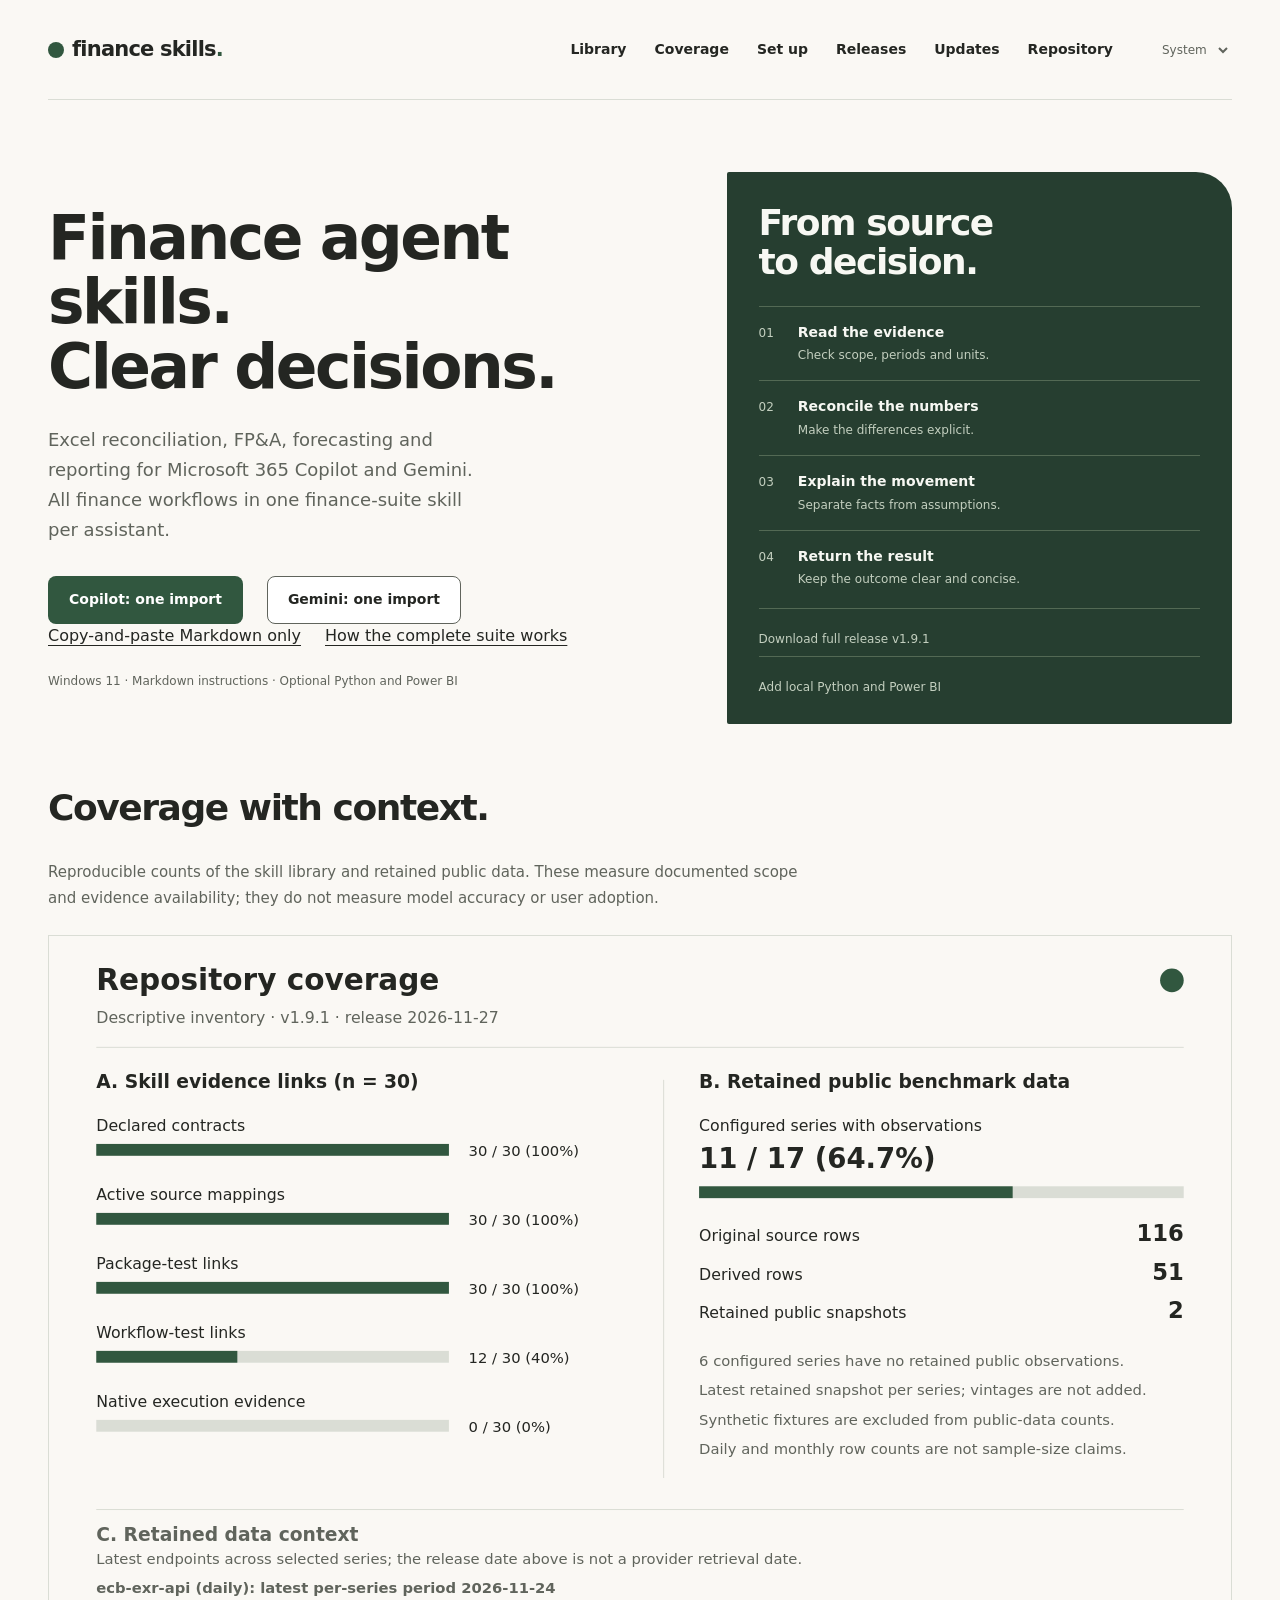
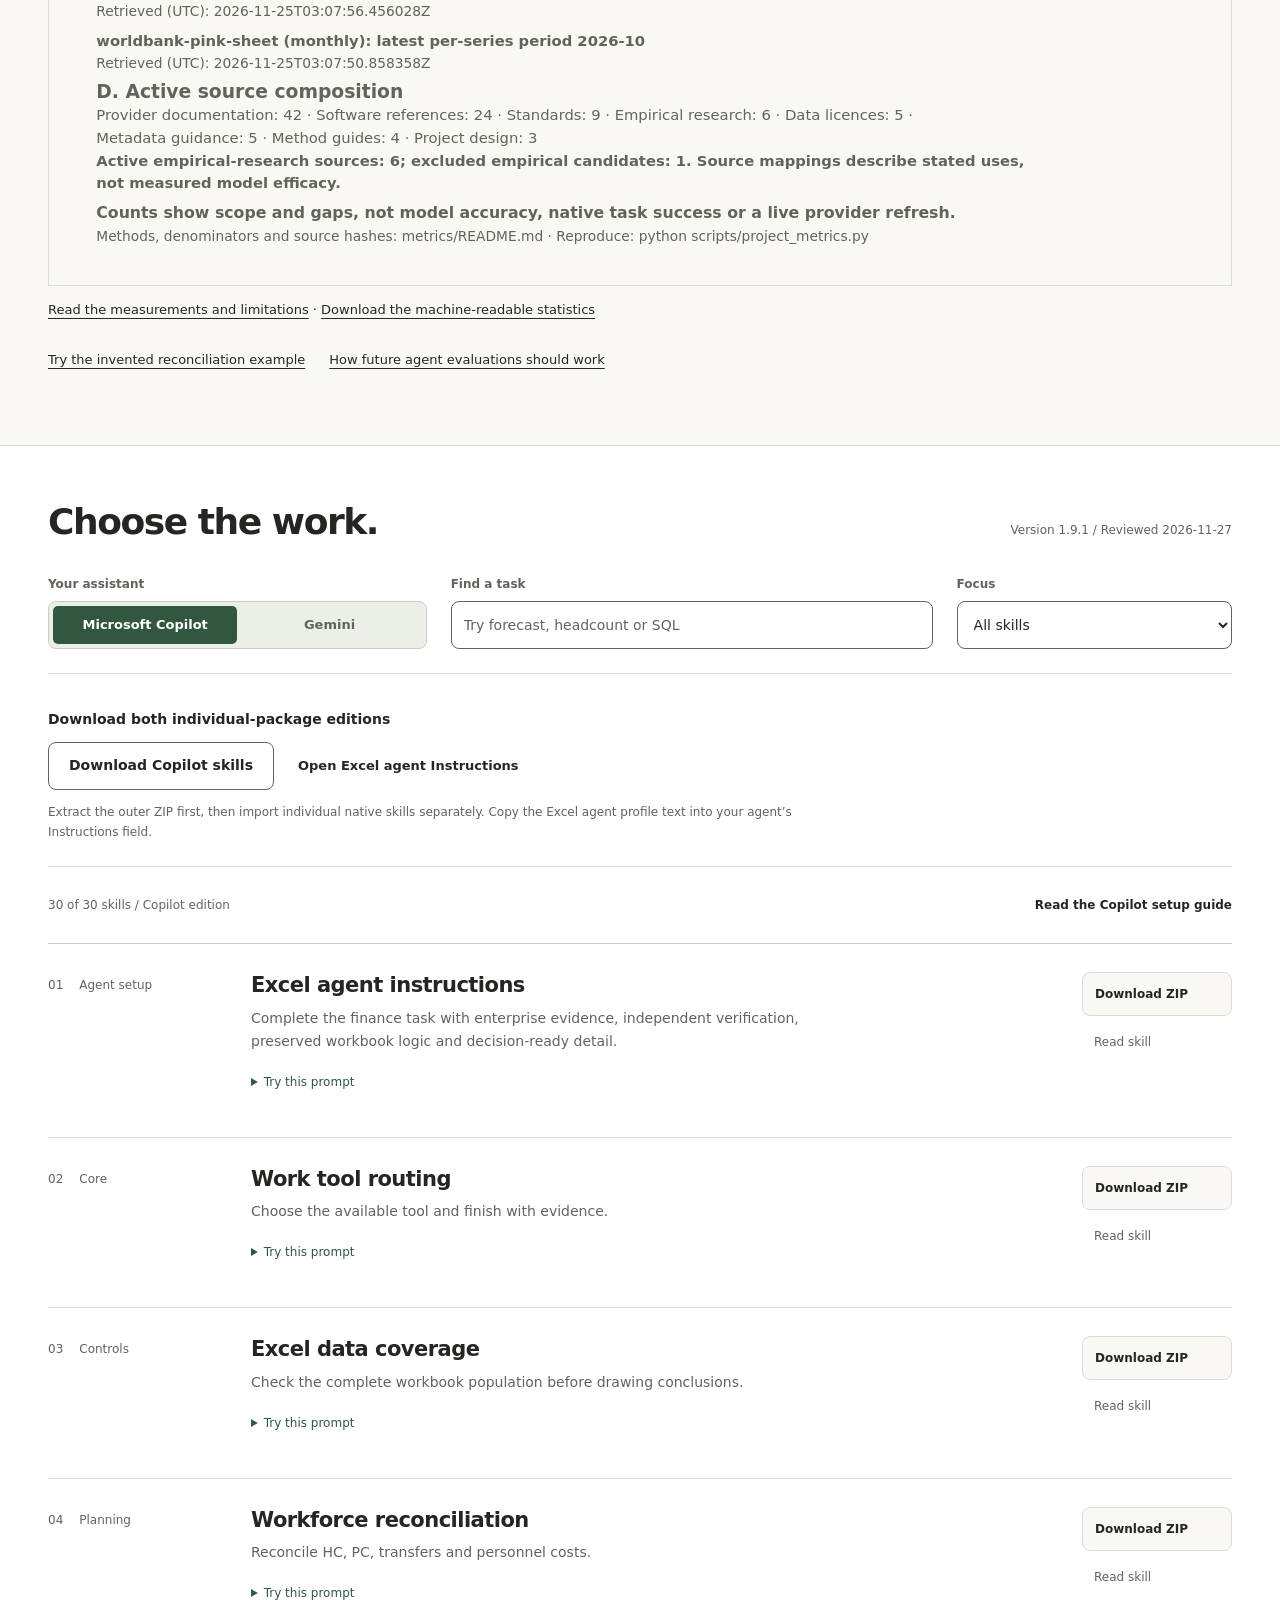
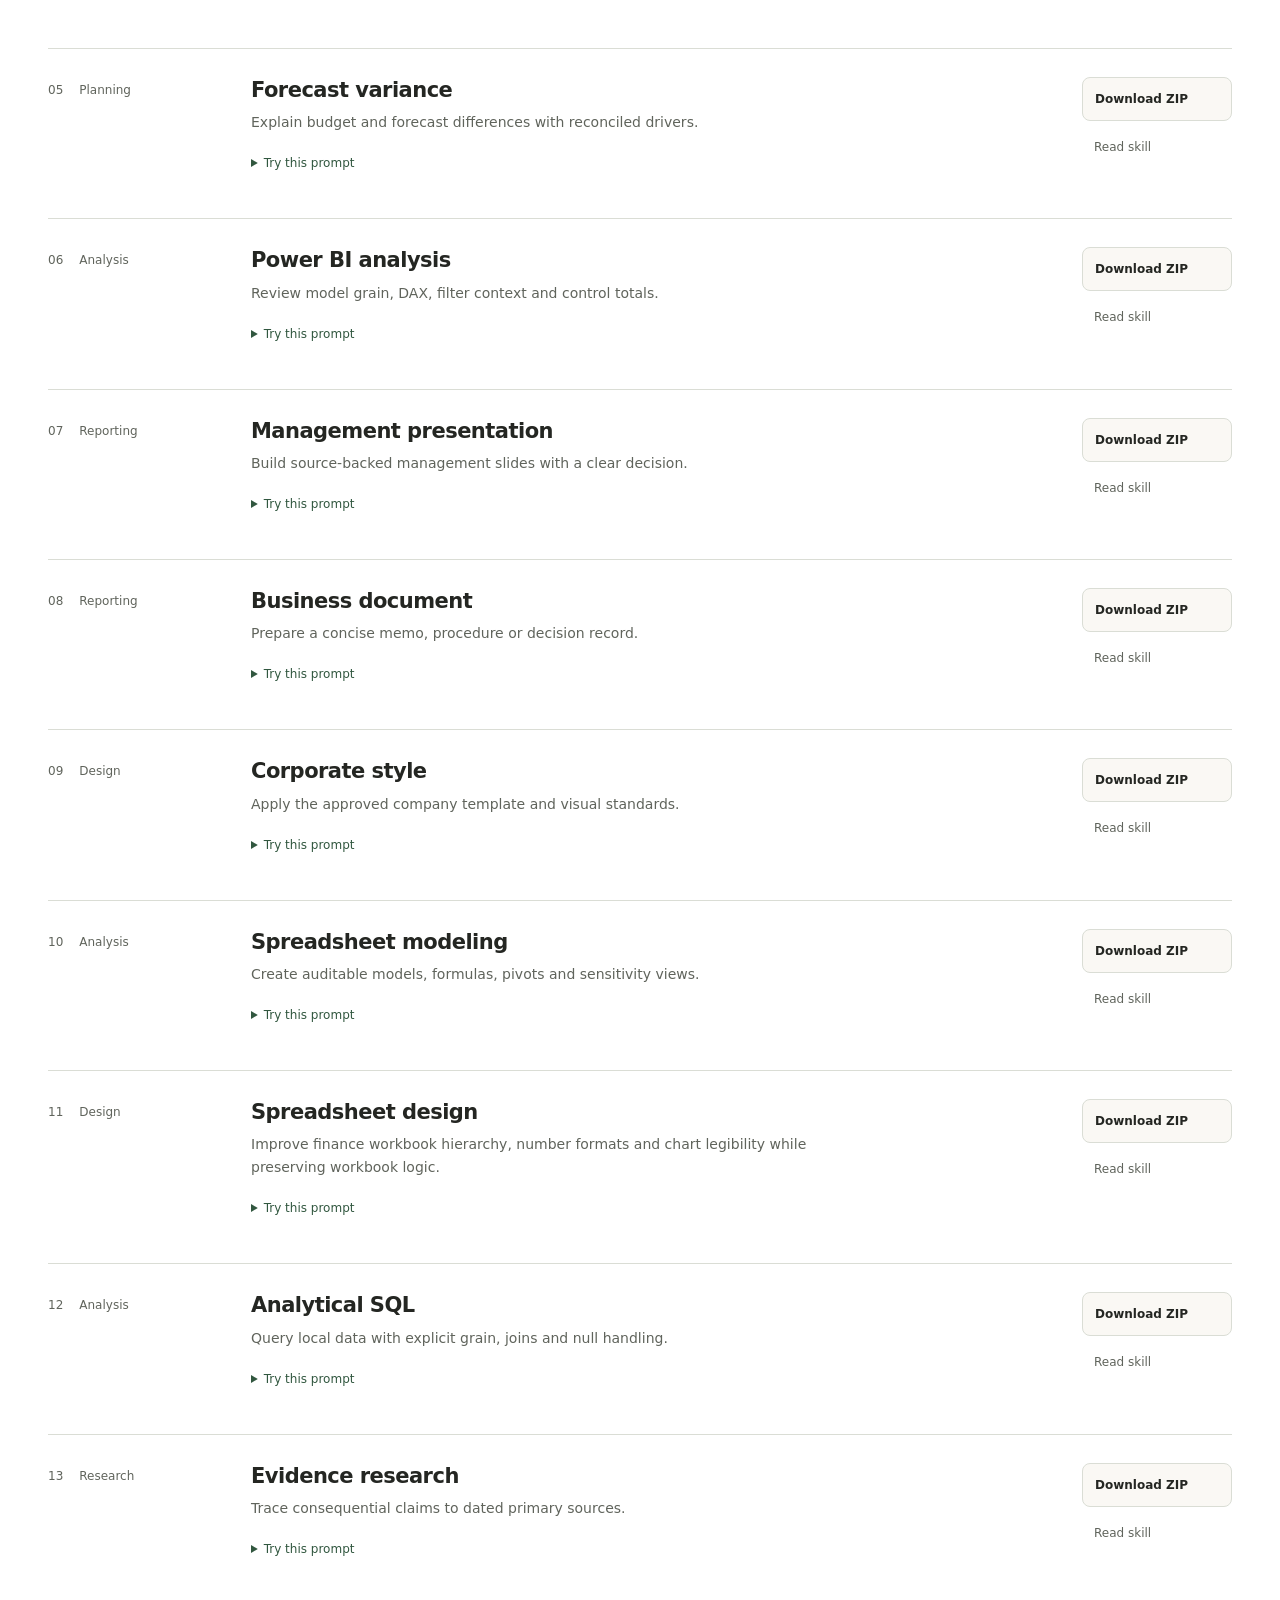
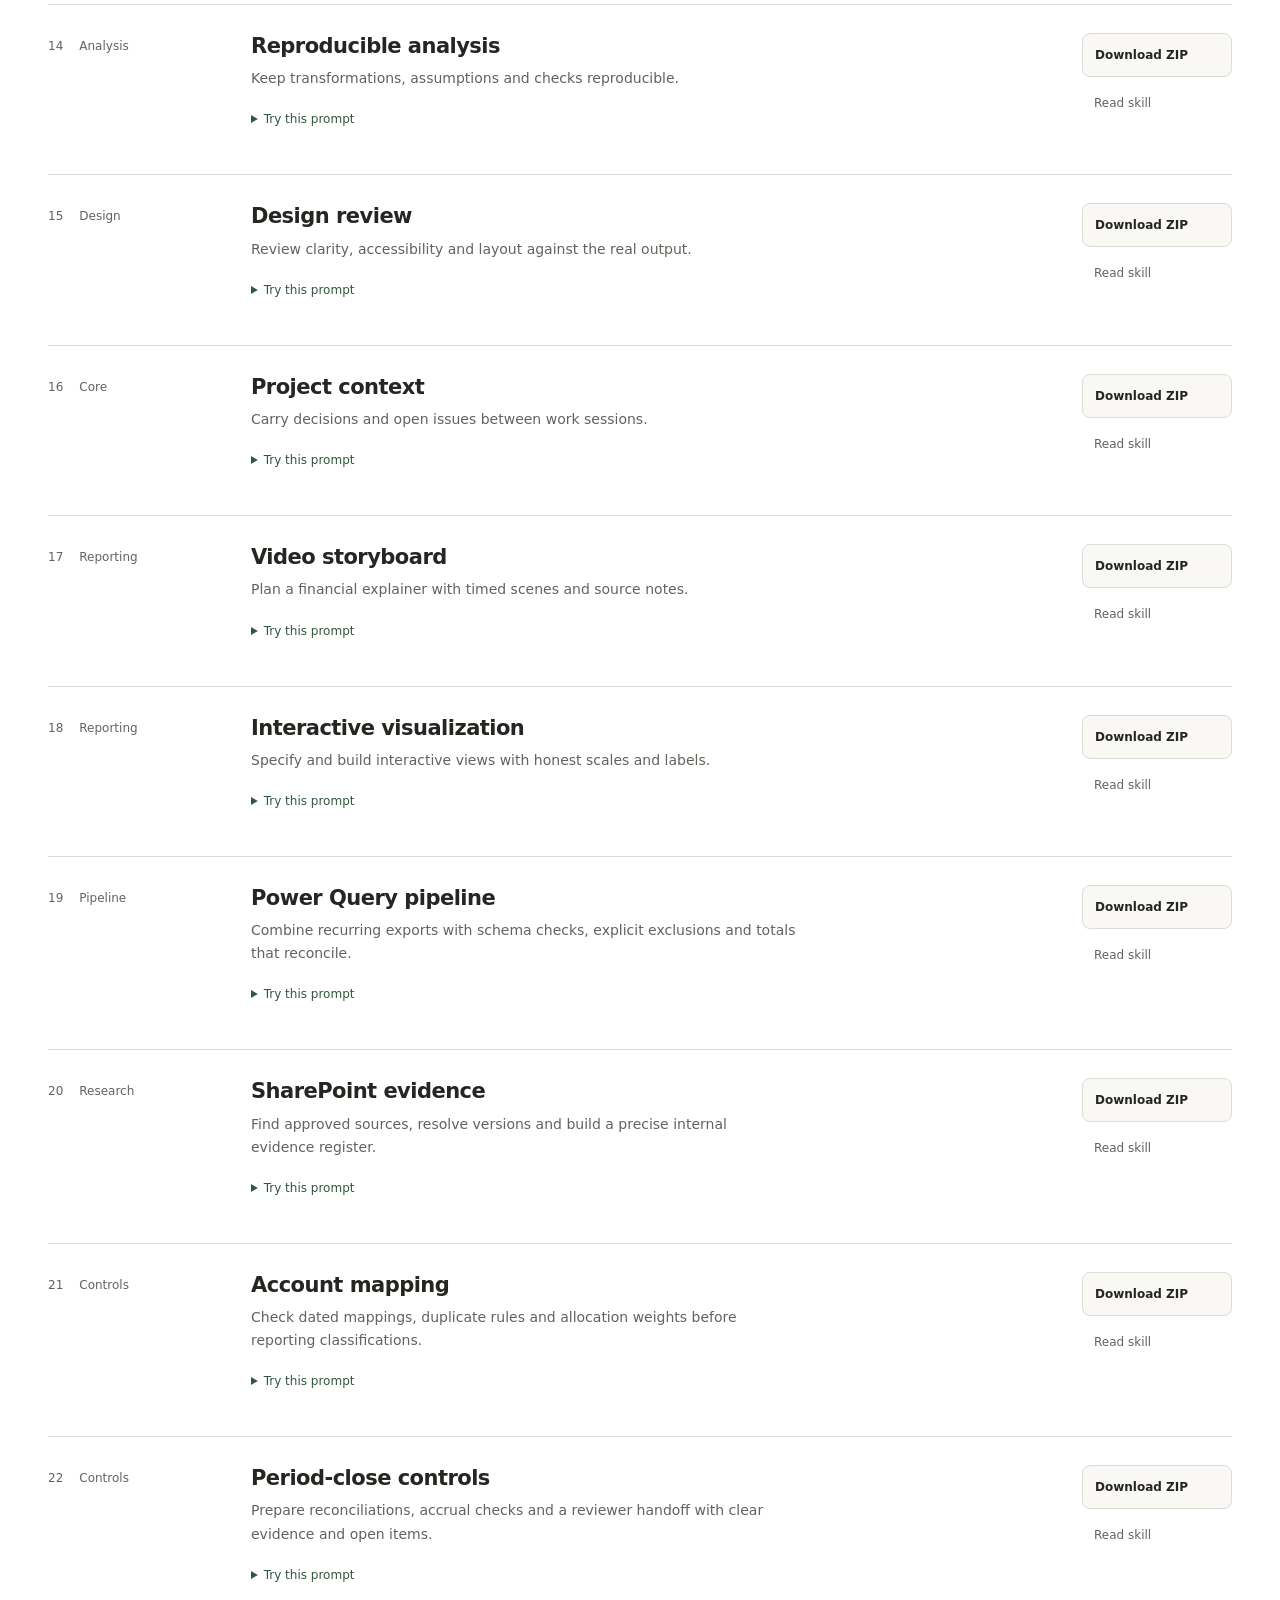
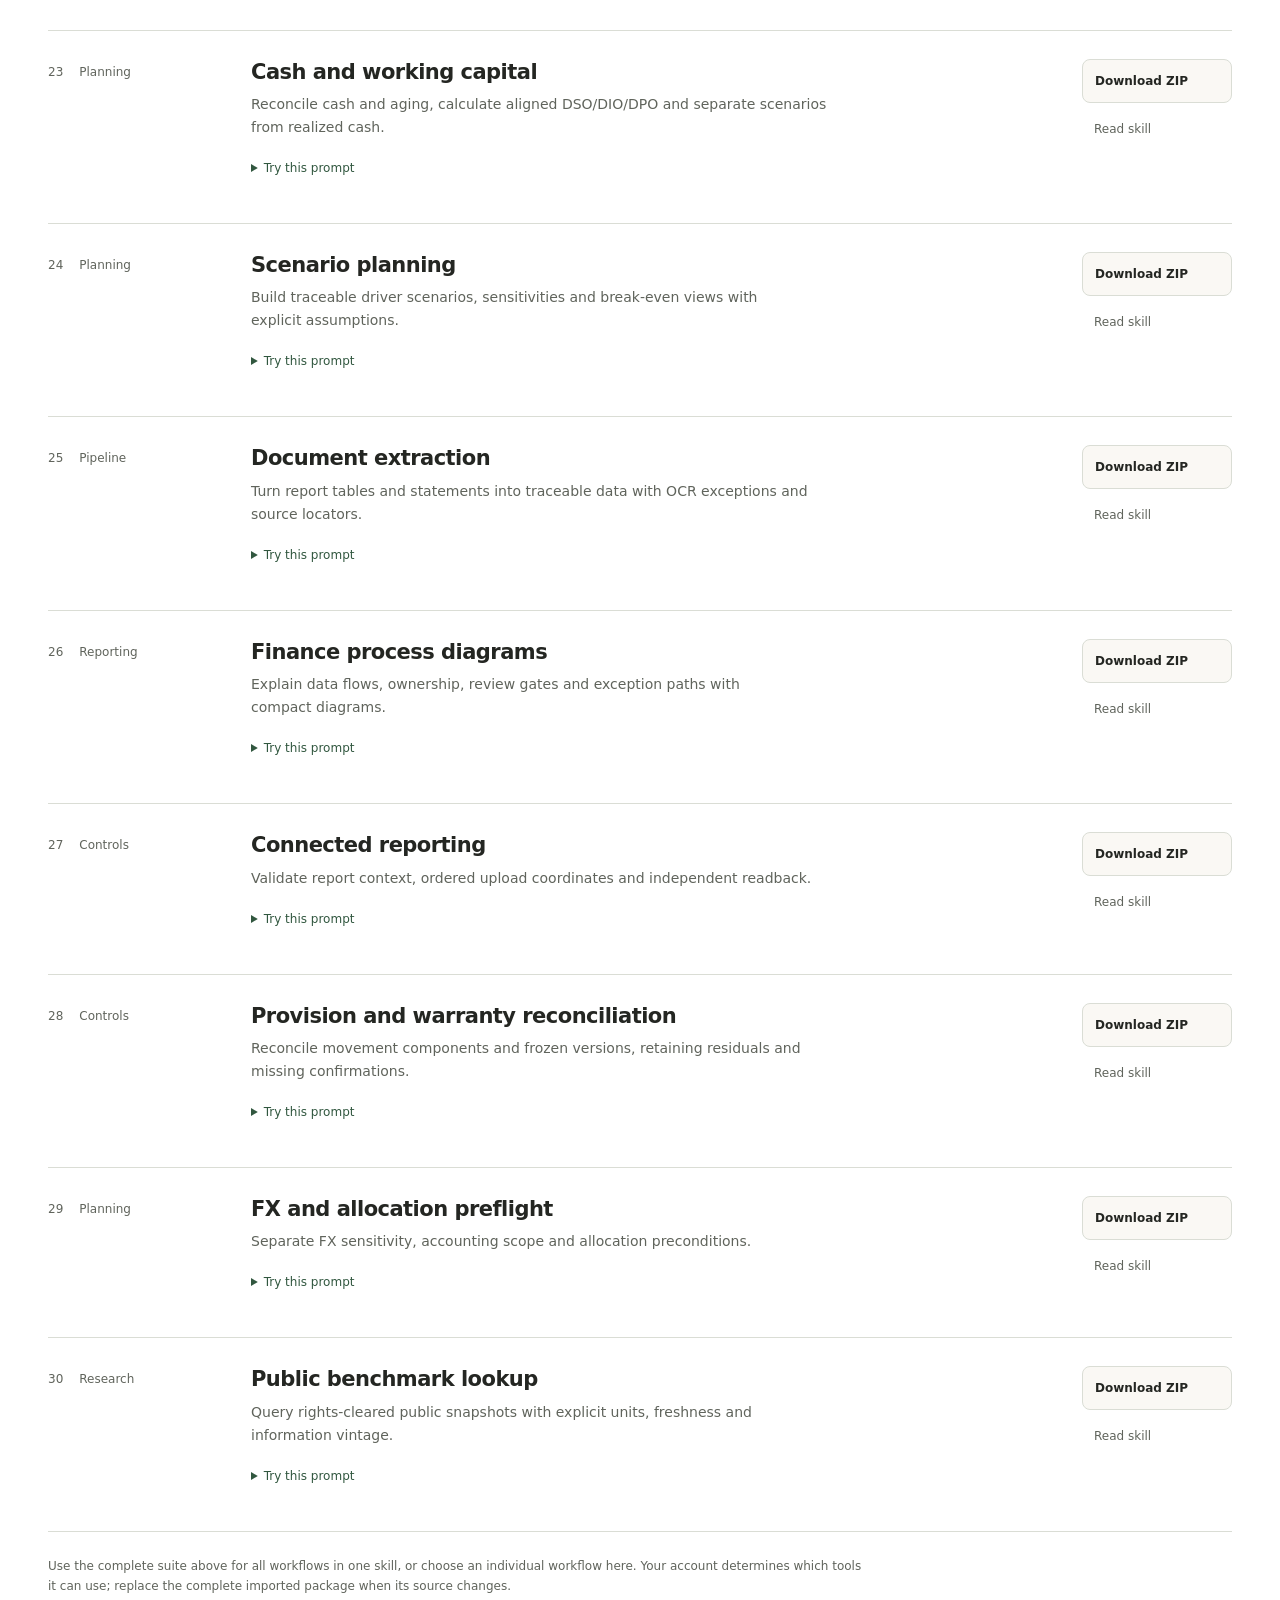
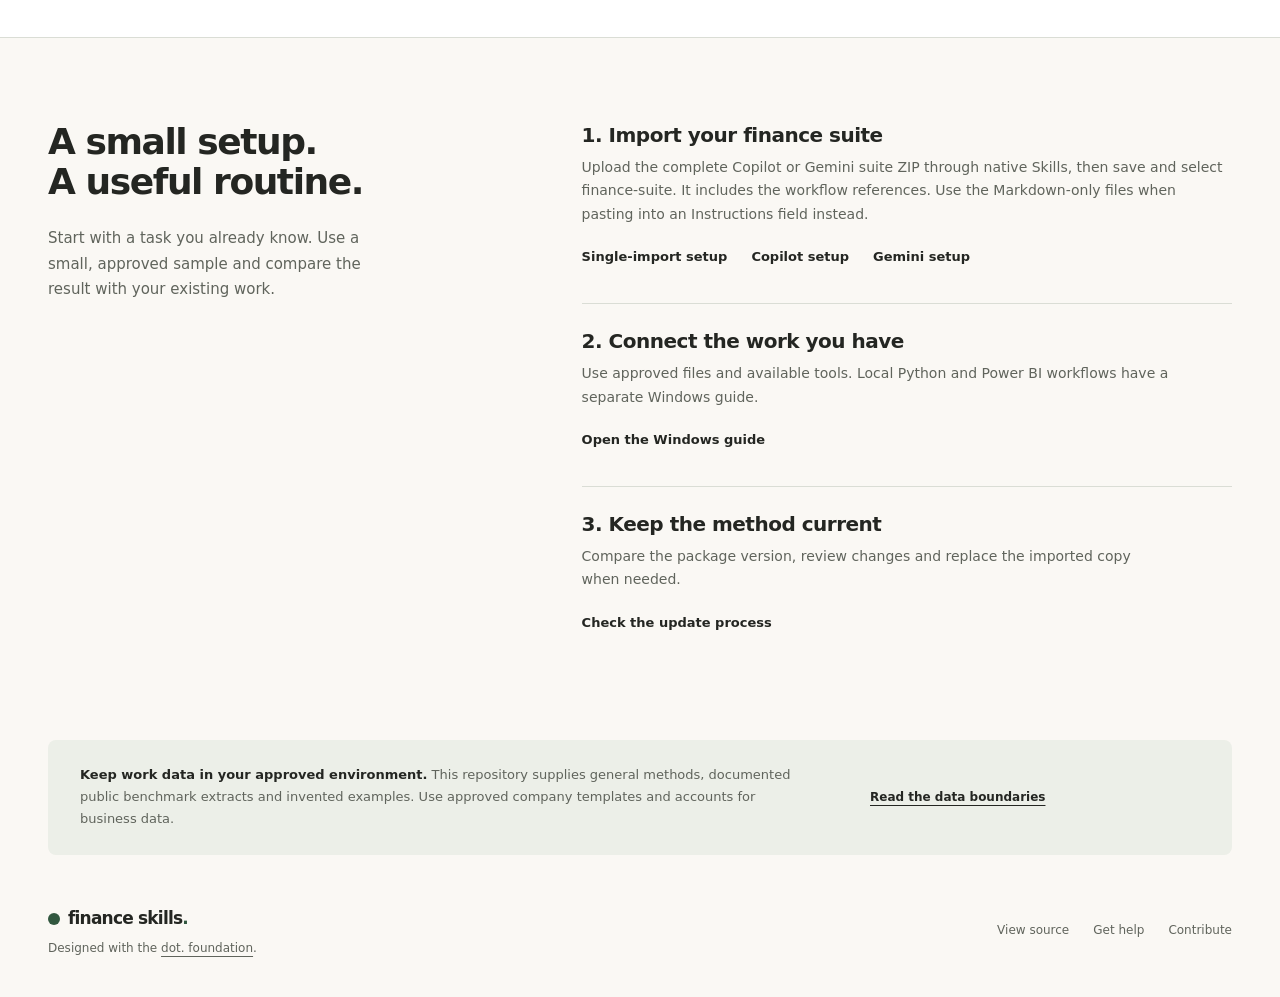
<file: site/index.html>
<!doctype html>
<html lang="en" data-dot-theme="light">
<head>
  <meta charset="utf-8">
  <meta name="viewport" content="width=device-width, initial-scale=1">
  <meta name="color-scheme" content="light dark">
  <title>Finance Agent Skills for Microsoft 365 Copilot and Gemini</title>
  <meta name="description" content="Finance agent skills for Microsoft 365 Copilot and Gemini: one-import suites for Excel reconciliation, FP&amp;A, forecasting, Power BI and public benchmarks.">
  <meta property="og:type" content="website">
  <meta property="og:title" content="Finance Agent Skills for Microsoft 365 Copilot and Gemini">
  <meta property="og:description" content="Finance agent skills for Microsoft 365 Copilot and Gemini: one-import suites for Excel reconciliation, FP&amp;A, forecasting, Power BI and public benchmarks.">
  <meta name="twitter:card" content="summary">
  <meta name="twitter:title" content="Finance Agent Skills for Microsoft 365 Copilot and Gemini">
  <meta name="twitter:description" content="Finance agent skills for Microsoft 365 Copilot and Gemini: one-import suites for Excel reconciliation, FP&amp;A, forecasting, Power BI and public benchmarks.">
  <script type="application/ld+json">
{
  "@context": "https://schema.org",
  "@type": "SoftwareSourceCode",
  "name": "Finance Agent Skills for Microsoft 365 Copilot and Gemini",
  "description": "Finance agent skills for Microsoft 365 Copilot and Gemini: one-import suites for Excel reconciliation, FP&A, forecasting, Power BI and public benchmarks.",
  "url": "https://github.com/mim1hat-prog/finance-skills",
  "codeRepository": "https://github.com/mim1hat-prog/finance-skills",
  "version": "1.9.1",
  "license": "https://github.com/mim1hat-prog/finance-skills/blob/main/LICENSE",
  "programmingLanguage": [
    "Markdown",
    "Python"
  ],
  "keywords": [
    "agent-skills",
    "finance",
    "financial-analysis",
    "fp-and-a",
    "microsoft-365-copilot",
    "gemini",
    "excel",
    "power-bi",
    "forecasting",
    "reconciliation",
    "python",
    "public-data"
  ]
}
  </script>
  <link rel="icon" href="../assets/finance-mark.svg" type="image/svg+xml">
  <link rel="stylesheet" href="../branding/dot/components.css">
  <link rel="stylesheet" href="styles.css">
  <script src="catalog-data.js" defer></script>
  <script src="app.js" defer></script>
</head>
<body class="dot-surface">
  <a class="skip-link" href="#library">Skip to skills</a>
  <header class="masthead wrap">
    <a class="wordmark" href="#top" aria-label="Finance skills home"><span class="brand-mark" aria-hidden="true"></span>finance skills<span class="wordmark-period">.</span></a>
    <nav aria-label="Main navigation">
      <a href="#library">Library</a>
      <a href="#coverage">Coverage</a>
      <a href="#start">Set up</a>
      <a href="https://github.com/mim1hat-prog/finance-skills/blob/main/releases/README.md">Releases</a>
      <a href="../docs/UPDATES.md">Updates</a>
      <a class="repository-link" href="../README.md">Repository</a>
    </nav>
    <label class="theme-control">Appearance
      <select id="theme" aria-label="Appearance"><option value="system">System</option><option value="light">Light</option><option value="dark">Dark</option></select>
    </label>
  </header>

  <main id="top">
    <section class="hero wrap" aria-labelledby="hero-title">
      <div class="hero-copy">
        <h1 id="hero-title">Finance agent skills.<br>Clear decisions.</h1>
        <p class="hero-description">Excel reconciliation, FP&amp;A, forecasting and reporting for Microsoft 365 Copilot and Gemini. All finance workflows in one finance-suite skill per assistant.</p>
        <div class="hero-actions"><a class="button primary" id="copilot-suite-download" href="../packages/suites/finance-suite-copilot.zip" download="finance-suite-copilot.zip">Copilot: one import</a><a class="button secondary" id="gemini-suite-download" href="../packages/suites/finance-suite-gemini.zip" download="finance-suite-gemini.zip">Gemini: one import</a></div>
        <div class="inline-links"><a id="download-markdown" href="../packages/markdown/finance-skills-markdown.zip" download="finance-skills-markdown.zip">Copy-and-paste Markdown only</a><a href="../docs/SINGLE-IMPORT.md">How the complete suite works</a></div>
        <p class="platform-note">Windows 11 · Markdown instructions · Optional Python and Power BI</p>
      </div>
      <aside class="workflow" aria-labelledby="workflow-title">

        <h2 id="workflow-title">From source<br>to decision.</h2>
        <ol>
          <li><span class="step-number" aria-hidden="true">01</span><div><strong>Read the evidence</strong><span>Check scope, periods and units.</span></div></li>
          <li><span class="step-number" aria-hidden="true">02</span><div><strong>Reconcile the numbers</strong><span>Make the differences explicit.</span></div></li>
          <li><span class="step-number" aria-hidden="true">03</span><div><strong>Explain the movement</strong><span>Separate facts from assumptions.</span></div></li>
          <li><span class="step-number" aria-hidden="true">04</span><div><strong>Return the result</strong><span>Keep the outcome clear and concise.</span></div></li>
        </ol>
        <a id="full-release-download" href="https://github.com/mim1hat-prog/finance-skills/blob/main/releases/README.md">Download the full versioned release</a>
        <a href="../docs/WINDOWS.md">Add local Python and Power BI</a>
      </aside>
    </section>

    <section class="coverage-section wrap" id="coverage" aria-labelledby="coverage-title">
      <div class="section-heading"><div><h2 id="coverage-title">Coverage with context.</h2></div></div>
      <p>Reproducible counts of the skill library and retained public data. These measure documented scope and evidence availability; they do not measure model accuracy or user adoption.</p>
      <figure><img src="../assets/coverage.svg" alt="Coverage of canonical skills, linked checks and retained public benchmark series. Full numeric results and denominators are in the linked coverage report." width="1200" loading="lazy"><figcaption><a href="../metrics/README.md">Read the measurements and limitations</a> · <a href="../metrics/summary.json">Download the machine-readable statistics</a></figcaption></figure>
      <div class="inline-links"><a href="../examples/QUICKSTART.md">Try the invented reconciliation example</a><a href="../docs/EVALUATION.md">How future agent evaluations should work</a></div>
    </section>

    <section class="library-section" id="library" aria-labelledby="library-title">
      <div class="wrap">
        <div class="section-heading"><div><h2 id="library-title">Choose the work.</h2></div><p class="library-meta" id="library-meta">Separate editions with versioned instructions.</p></div>
        <div class="library-controls">
          <fieldset class="edition-picker"><legend>Your assistant</legend><div class="edition-options"><label><input type="radio" name="edition" value="copilot" checked><span>Microsoft Copilot</span></label><label><input type="radio" name="edition" value="gemini"><span>Gemini</span></label></div></fieldset>
          <label class="search-label" for="search">Find a task<input class="dot-search" id="search" type="search" placeholder="Try forecast, headcount or SQL" autocomplete="off"></label>
          <label class="category-label" for="category">Focus<select id="category" class="dot-search"><option value="all">All skills</option></select></label>
        </div>
        <div class="library-downloads">
          <a class="text-link" id="download-all" href="../packages/bundles/finance-skills-all.zip" download="finance-skills-all.zip" aria-describedby="bundle-note">Download both individual-package editions</a>
          <div class="download-actions"><a class="button secondary" id="edition-download" href="../packages/bundles/finance-skills-copilot.zip" download="finance-skills-copilot.zip" aria-describedby="bundle-note">Download Copilot skills</a><a class="text-link" id="excel-agent-instructions" href="../profiles/excel-agent-instructions.txt">Open Excel agent Instructions</a></div>
          <p id="bundle-note">Extract the outer ZIP first, then import individual native skills separately. Copy the Excel agent profile text into your agent’s Instructions field.</p>
        </div>
        <div class="library-status"><p id="results-count" role="status" aria-live="polite" aria-atomic="true">30 skills / Copilot edition</p><a id="edition-guide" href="../docs/COPILOT.md">Read the Copilot setup guide</a></div>
        <div id="skill-list" class="skill-list"><article class="skill-row" aria-labelledby="skill-excel-agent-core"><div class="skill-category"><span class="skill-index" aria-hidden="true">01</span><span>Agent setup</span></div><div class="skill-body"><h3 id="skill-excel-agent-core">Excel agent instructions</h3><p>Complete the finance task with enterprise evidence, independent verification, preserved workbook logic and decision-ready detail.</p><details class="skill-prompt"><summary>Try this prompt</summary><div class="prompt-content"><p>Use excel-agent-core to resolve the discrepancy in the current workbook. Recompute the material difference from approved sources, preserve business logic and read back any edit. Explain the result and remaining gaps.</p></div></details></div><div class="skill-actions"><a href="../packages/copilot/excel-agent-core.zip" download="excel-agent-core.zip" aria-label="Download Excel agent instructions for Copilot">Download ZIP</a><a href="../editions/copilot/excel-agent-core/SKILL.md" aria-label="Read Excel agent instructions for Copilot">Read skill</a></div></article>
<article class="skill-row" aria-labelledby="skill-work-tool-routing"><div class="skill-category"><span class="skill-index" aria-hidden="true">02</span><span>Core</span></div><div class="skill-body"><h3 id="skill-work-tool-routing">Work tool routing</h3><p>Choose the available tool and finish with evidence.</p><details class="skill-prompt"><summary>Try this prompt</summary><div class="prompt-content"><p>Use work-tool-routing to turn the attached monthly headcount workbook into a management update. Calculate in Excel where possible, explain the largest exceptions, and prepare a short presentation in the approved template. State which sources and checks you could actually access.</p></div></details></div><div class="skill-actions"><a href="../packages/copilot/work-tool-routing.zip" download="work-tool-routing.zip" aria-label="Download Work tool routing for Copilot">Download ZIP</a><a href="../editions/copilot/work-tool-routing/SKILL.md" aria-label="Read Work tool routing for Copilot">Read skill</a></div></article>
<article class="skill-row" aria-labelledby="skill-excel-data-coverage"><div class="skill-category"><span class="skill-index" aria-hidden="true">03</span><span>Controls</span></div><div class="skill-body"><h3 id="skill-excel-data-coverage">Excel data coverage</h3><p>Check the complete workbook population before drawing conclusions.</p><details class="skill-prompt"><summary>Try this prompt</summary><div class="prompt-content"><p>Use excel-data-coverage to check whether this month&#x27;s personnel-cost total covers every relevant table in the accessible workbook. Let Excel calculate, inspect aggregate controls and exceptions, leave source data unchanged, and identify any coverage you cannot verify.</p></div></details></div><div class="skill-actions"><a href="../packages/copilot/excel-data-coverage.zip" download="excel-data-coverage.zip" aria-label="Download Excel data coverage for Copilot">Download ZIP</a><a href="../editions/copilot/excel-data-coverage/SKILL.md" aria-label="Read Excel data coverage for Copilot">Read skill</a></div></article>
<article class="skill-row" aria-labelledby="skill-workforce-reconciliation"><div class="skill-category"><span class="skill-index" aria-hidden="true">04</span><span>Planning</span></div><div class="skill-body"><h3 id="skill-workforce-reconciliation">Workforce reconciliation</h3><p>Reconcile HC, PC, transfers and personnel costs.</p><details class="skill-prompt"><summary>Try this prompt</summary><div class="prompt-content"><p>Use workforce-reconciliation to reconcile opening and closing HC and PC for the selected month. Separate hires, exits, internal transfers, and working-time changes; show the unexplained difference and trace it to the available Excel sources.</p></div></details></div><div class="skill-actions"><a href="../packages/copilot/workforce-reconciliation.zip" download="workforce-reconciliation.zip" aria-label="Download Workforce reconciliation for Copilot">Download ZIP</a><a href="../editions/copilot/workforce-reconciliation/SKILL.md" aria-label="Read Workforce reconciliation for Copilot">Read skill</a></div></article>
<article class="skill-row" aria-labelledby="skill-forecast-variance"><div class="skill-category"><span class="skill-index" aria-hidden="true">05</span><span>Planning</span></div><div class="skill-body"><h3 id="skill-forecast-variance">Forecast variance</h3><p>Explain budget and forecast differences with reconciled drivers.</p><details class="skill-prompt"><summary>Try this prompt</summary><div class="prompt-content"><p>Use forecast-variance to compare the selected month&#x27;s actual personnel cost with the approved forecast. Let Excel calculate, reconcile nonoverlapping staffing/rate/FX effects where the inputs support them, preserve the JPY display unit, and show any unexplained residual.</p></div></details></div><div class="skill-actions"><a href="../packages/copilot/forecast-variance.zip" download="forecast-variance.zip" aria-label="Download Forecast variance for Copilot">Download ZIP</a><a href="../editions/copilot/forecast-variance/SKILL.md" aria-label="Read Forecast variance for Copilot">Read skill</a></div></article>
<article class="skill-row" aria-labelledby="skill-power-bi-analysis"><div class="skill-category"><span class="skill-index" aria-hidden="true">06</span><span>Analysis</span></div><div class="skill-body"><h3 id="skill-power-bi-analysis">Power BI analysis</h3><p>Review model grain, DAX, filter context and control totals.</p><details class="skill-prompt"><summary>Try this prompt</summary><div class="prompt-content"><p>Use power-bi-analysis to review this monthly FTE measure. The total across three months is triple the expected closing FTE. Here are the snapshot grain, date relationship, DAX, and an independently invented sample. Propose the corrected measure, explain the total behavior, and list the checks you actually ran.</p></div></details></div><div class="skill-actions"><a href="../packages/copilot/power-bi-analysis.zip" download="power-bi-analysis.zip" aria-label="Download Power BI analysis for Copilot">Download ZIP</a><a href="../editions/copilot/power-bi-analysis/SKILL.md" aria-label="Read Power BI analysis for Copilot">Read skill</a></div></article>
<article class="skill-row" aria-labelledby="skill-management-presentation"><div class="skill-category"><span class="skill-index" aria-hidden="true">07</span><span>Reporting</span></div><div class="skill-body"><h3 id="skill-management-presentation">Management presentation</h3><p>Build source-backed management slides with a clear decision.</p><details class="skill-prompt"><summary>Try this prompt</summary><div class="prompt-content"><p>Use management-presentation on the supplied work files. State what you could actually check.</p></div></details></div><div class="skill-actions"><a href="../packages/copilot/management-presentation.zip" download="management-presentation.zip" aria-label="Download Management presentation for Copilot">Download ZIP</a><a href="../editions/copilot/management-presentation/SKILL.md" aria-label="Read Management presentation for Copilot">Read skill</a></div></article>
<article class="skill-row" aria-labelledby="skill-business-document"><div class="skill-category"><span class="skill-index" aria-hidden="true">08</span><span>Reporting</span></div><div class="skill-body"><h3 id="skill-business-document">Business document</h3><p>Prepare a concise memo, procedure or decision record.</p><details class="skill-prompt"><summary>Try this prompt</summary><div class="prompt-content"><p>Use business-document on the supplied work files. State what you could actually check.</p></div></details></div><div class="skill-actions"><a href="../packages/copilot/business-document.zip" download="business-document.zip" aria-label="Download Business document for Copilot">Download ZIP</a><a href="../editions/copilot/business-document/SKILL.md" aria-label="Read Business document for Copilot">Read skill</a></div></article>
<article class="skill-row" aria-labelledby="skill-corporate-style"><div class="skill-category"><span class="skill-index" aria-hidden="true">09</span><span>Design</span></div><div class="skill-body"><h3 id="skill-corporate-style">Corporate style</h3><p>Apply the approved company template and visual standards.</p><details class="skill-prompt"><summary>Try this prompt</summary><div class="prompt-content"><p>Use corporate-style on the supplied work files. State what you could actually check.</p></div></details></div><div class="skill-actions"><a href="../packages/copilot/corporate-style.zip" download="corporate-style.zip" aria-label="Download Corporate style for Copilot">Download ZIP</a><a href="../editions/copilot/corporate-style/SKILL.md" aria-label="Read Corporate style for Copilot">Read skill</a></div></article>
<article class="skill-row" aria-labelledby="skill-spreadsheet-modeling"><div class="skill-category"><span class="skill-index" aria-hidden="true">10</span><span>Analysis</span></div><div class="skill-body"><h3 id="skill-spreadsheet-modeling">Spreadsheet modeling</h3><p>Create auditable models, formulas, pivots and sensitivity views.</p><details class="skill-prompt"><summary>Try this prompt</summary><div class="prompt-content"><p>Use spreadsheet-modeling to turn the supplied monthly volumes and labor-rate assumptions into a reusable personnel-cost planning model with base and downside scenarios. Keep derived values as formulas, show units and editable inputs, and verify the outputs using whatever spreadsheet capabilities this session actually provides.</p></div></details></div><div class="skill-actions"><a href="../packages/copilot/spreadsheet-modeling.zip" download="spreadsheet-modeling.zip" aria-label="Download Spreadsheet modeling for Copilot">Download ZIP</a><a href="../editions/copilot/spreadsheet-modeling/SKILL.md" aria-label="Read Spreadsheet modeling for Copilot">Read skill</a></div></article>
<article class="skill-row" aria-labelledby="skill-spreadsheet-design"><div class="skill-category"><span class="skill-index" aria-hidden="true">11</span><span>Design</span></div><div class="skill-body"><h3 id="skill-spreadsheet-design">Spreadsheet design</h3><p>Improve finance workbook hierarchy, number formats and chart legibility while preserving workbook logic.</p><details class="skill-prompt"><summary>Try this prompt</summary><div class="prompt-content"><p>Use spreadsheet-design to improve the existing workforce report using its approved template. Preserve formulas and source headers, keep HC and PC distinct, and inspect the changed ranges for clipping and number formats.</p></div></details></div><div class="skill-actions"><a href="../packages/copilot/spreadsheet-design.zip" download="spreadsheet-design.zip" aria-label="Download Spreadsheet design for Copilot">Download ZIP</a><a href="../editions/copilot/spreadsheet-design/SKILL.md" aria-label="Read Spreadsheet design for Copilot">Read skill</a></div></article>
<article class="skill-row" aria-labelledby="skill-analytical-sql"><div class="skill-category"><span class="skill-index" aria-hidden="true">12</span><span>Analysis</span></div><div class="skill-body"><h3 id="skill-analytical-sql">Analytical SQL</h3><p>Query local data with explicit grain, joins and null handling.</p><details class="skill-prompt"><summary>Try this prompt</summary><div class="prompt-content"><p>Use analytical-sql to draft a read-only query for monthly labor cost by cost center from this schema. Check mapping cardinality and unmatched keys, preserve the reporting cutoff, and give validation queries. If this session has no authorized SQL engine, mark the queries as not executed.</p></div></details></div><div class="skill-actions"><a href="../packages/copilot/analytical-sql.zip" download="analytical-sql.zip" aria-label="Download Analytical SQL for Copilot">Download ZIP</a><a href="../editions/copilot/analytical-sql/SKILL.md" aria-label="Read Analytical SQL for Copilot">Read skill</a></div></article>
<article class="skill-row" aria-labelledby="skill-evidence-research"><div class="skill-category"><span class="skill-index" aria-hidden="true">13</span><span>Research</span></div><div class="skill-body"><h3 id="skill-evidence-research">Evidence research</h3><p>Trace consequential claims to dated primary sources.</p><details class="skill-prompt"><summary>Try this prompt</summary><div class="prompt-content"><p>Use evidence-research to investigate the most consequential developments in Japan&#x27;s automotive suppliers during the last month. Prioritize company disclosures and original statistics, distinguish announcements from completed changes, and explain implications for workforce planning without inventing numerical effects.</p></div></details></div><div class="skill-actions"><a href="../packages/copilot/evidence-research.zip" download="evidence-research.zip" aria-label="Download Evidence research for Copilot">Download ZIP</a><a href="../editions/copilot/evidence-research/SKILL.md" aria-label="Read Evidence research for Copilot">Read skill</a></div></article>
<article class="skill-row" aria-labelledby="skill-reproducible-analysis"><div class="skill-category"><span class="skill-index" aria-hidden="true">14</span><span>Analysis</span></div><div class="skill-body"><h3 id="skill-reproducible-analysis">Reproducible analysis</h3><p>Keep transformations, assumptions and checks reproducible.</p><details class="skill-prompt"><summary>Try this prompt</summary><div class="prompt-content"><p>Use reproducible-analysis to compare monthly overtime rates across the supplied sites. Define the denominator, inspect missingness and repeated monthly observations, report meaningful effect sizes and supported uncertainty, and provide a reproducible calculation record. If computation is unavailable, deliver the unexecuted analysis recipe.</p></div></details></div><div class="skill-actions"><a href="../packages/copilot/reproducible-analysis.zip" download="reproducible-analysis.zip" aria-label="Download Reproducible analysis for Copilot">Download ZIP</a><a href="../editions/copilot/reproducible-analysis/SKILL.md" aria-label="Read Reproducible analysis for Copilot">Read skill</a></div></article>
<article class="skill-row" aria-labelledby="skill-design-review"><div class="skill-category"><span class="skill-index" aria-hidden="true">15</span><span>Design</span></div><div class="skill-body"><h3 id="skill-design-review">Design review</h3><p>Review clarity, accessibility and layout against the real output.</p><details class="skill-prompt"><summary>Try this prompt</summary><div class="prompt-content"><p>Use design-review on the supplied work files. State what you could actually check.</p></div></details></div><div class="skill-actions"><a href="../packages/copilot/design-review.zip" download="design-review.zip" aria-label="Download Design review for Copilot">Download ZIP</a><a href="../editions/copilot/design-review/SKILL.md" aria-label="Read Design review for Copilot">Read skill</a></div></article>
<article class="skill-row" aria-labelledby="skill-project-context"><div class="skill-category"><span class="skill-index" aria-hidden="true">16</span><span>Core</span></div><div class="skill-body"><h3 id="skill-project-context">Project context</h3><p>Carry decisions and open issues between work sessions.</p><details class="skill-prompt"><summary>Try this prompt</summary><div class="prompt-content"><p>Use project-context on the supplied work files. State what you could actually check.</p></div></details></div><div class="skill-actions"><a href="../packages/copilot/project-context.zip" download="project-context.zip" aria-label="Download Project context for Copilot">Download ZIP</a><a href="../editions/copilot/project-context/SKILL.md" aria-label="Read Project context for Copilot">Read skill</a></div></article>
<article class="skill-row" aria-labelledby="skill-video-storyboard"><div class="skill-category"><span class="skill-index" aria-hidden="true">17</span><span>Reporting</span></div><div class="skill-body"><h3 id="skill-video-storyboard">Video storyboard</h3><p>Plan a financial explainer with timed scenes and source notes.</p><details class="skill-prompt"><summary>Try this prompt</summary><div class="prompt-content"><p>Use video-storyboard on the supplied work files. State what you could actually check.</p></div></details></div><div class="skill-actions"><a href="../packages/copilot/video-storyboard.zip" download="video-storyboard.zip" aria-label="Download Video storyboard for Copilot">Download ZIP</a><a href="../editions/copilot/video-storyboard/SKILL.md" aria-label="Read Video storyboard for Copilot">Read skill</a></div></article>
<article class="skill-row" aria-labelledby="skill-interactive-visualization"><div class="skill-category"><span class="skill-index" aria-hidden="true">18</span><span>Reporting</span></div><div class="skill-body"><h3 id="skill-interactive-visualization">Interactive visualization</h3><p>Specify and build interactive views with honest scales and labels.</p><details class="skill-prompt"><summary>Try this prompt</summary><div class="prompt-content"><p>Use interactive-visualization on the supplied work files. State what you could actually check.</p></div></details></div><div class="skill-actions"><a href="../packages/copilot/interactive-visualization.zip" download="interactive-visualization.zip" aria-label="Download Interactive visualization for Copilot">Download ZIP</a><a href="../editions/copilot/interactive-visualization/SKILL.md" aria-label="Read Interactive visualization for Copilot">Read skill</a></div></article>
<article class="skill-row" aria-labelledby="skill-power-query-etl"><div class="skill-category"><span class="skill-index" aria-hidden="true">19</span><span>Pipeline</span></div><div class="skill-body"><h3 id="skill-power-query-etl">Power Query pipeline</h3><p>Combine recurring exports with schema checks, explicit exclusions and totals that reconcile.</p><details class="skill-prompt"><summary>Try this prompt</summary><div class="prompt-content"><p>Combine these monthly ledger exports for Power BI. Preserve account codes, flag schema changes and mapping errors, and reconcile totals by entity, period and currency.</p></div></details></div><div class="skill-actions"><a href="../packages/copilot/power-query-etl.zip" download="power-query-etl.zip" aria-label="Download Power Query pipeline for Copilot">Download ZIP</a><a href="../editions/copilot/power-query-etl/SKILL.md" aria-label="Read Power Query pipeline for Copilot">Read skill</a></div></article>
<article class="skill-row" aria-labelledby="skill-sharepoint-evidence"><div class="skill-category"><span class="skill-index" aria-hidden="true">20</span><span>Research</span></div><div class="skill-body"><h3 id="skill-sharepoint-evidence">SharePoint evidence</h3><p>Find approved sources, resolve versions and build a precise internal evidence register.</p><details class="skill-prompt"><summary>Try this prompt</summary><div class="prompt-content"><p>Find the approved forecast and headcount policy in this SharePoint scope. Compare the HC and FTE definitions, cite exact locations, and list inaccessible or conflicting evidence.</p></div></details></div><div class="skill-actions"><a href="../packages/copilot/sharepoint-evidence.zip" download="sharepoint-evidence.zip" aria-label="Download SharePoint evidence for Copilot">Download ZIP</a><a href="../editions/copilot/sharepoint-evidence/SKILL.md" aria-label="Read SharePoint evidence for Copilot">Read skill</a></div></article>
<article class="skill-row" aria-labelledby="skill-account-mapping"><div class="skill-category"><span class="skill-index" aria-hidden="true">21</span><span>Controls</span></div><div class="skill-body"><h3 id="skill-account-mapping">Account mapping</h3><p>Check dated mappings, duplicate rules and allocation weights before reporting classifications.</p><details class="skill-prompt"><summary>Try this prompt</summary><div class="prompt-content"><p>Apply this dated reporting mapping to the ledger. Flag overlapping rules, invalid allocations and unmapped records, and reconcile source amounts to mapped and unresolved totals.</p></div></details></div><div class="skill-actions"><a href="../packages/copilot/account-mapping.zip" download="account-mapping.zip" aria-label="Download Account mapping for Copilot">Download ZIP</a><a href="../editions/copilot/account-mapping/SKILL.md" aria-label="Read Account mapping for Copilot">Read skill</a></div></article>
<article class="skill-row" aria-labelledby="skill-close-controls"><div class="skill-category"><span class="skill-index" aria-hidden="true">22</span><span>Controls</span></div><div class="skill-body"><h3 id="skill-close-controls">Period-close controls</h3><p>Prepare reconciliations, accrual checks and a reviewer handoff with clear evidence and open items.</p><details class="skill-prompt"><summary>Try this prompt</summary><div class="prompt-content"><p>Prepare the close pack from this trial balance, AP aging and accrual register. Reconcile balances, identify cutoff and reversal issues, and keep proposed adjustments as drafts.</p></div></details></div><div class="skill-actions"><a href="../packages/copilot/close-controls.zip" download="close-controls.zip" aria-label="Download Period-close controls for Copilot">Download ZIP</a><a href="../editions/copilot/close-controls/SKILL.md" aria-label="Read Period-close controls for Copilot">Read skill</a></div></article>
<article class="skill-row" aria-labelledby="skill-cash-working-capital"><div class="skill-category"><span class="skill-index" aria-hidden="true">23</span><span>Planning</span></div><div class="skill-body"><h3 id="skill-cash-working-capital">Cash and working capital</h3><p>Reconcile cash and aging, calculate aligned DSO/DIO/DPO and separate scenarios from realized cash.</p><details class="skill-prompt"><summary>Try this prompt</summary><div class="prompt-content"><p>Analyze working capital using these balances and period flows. Show the DSO, DIO and DPO formulas and averaging basis, reconcile aging, and estimate a five-day DSO sensitivity.</p></div></details></div><div class="skill-actions"><a href="../packages/copilot/cash-working-capital.zip" download="cash-working-capital.zip" aria-label="Download Cash and working capital for Copilot">Download ZIP</a><a href="../editions/copilot/cash-working-capital/SKILL.md" aria-label="Read Cash and working capital for Copilot">Read skill</a></div></article>
<article class="skill-row" aria-labelledby="skill-scenario-planning"><div class="skill-category"><span class="skill-index" aria-hidden="true">24</span><span>Planning</span></div><div class="skill-body"><h3 id="skill-scenario-planning">Scenario planning</h3><p>Build traceable driver scenarios, sensitivities and break-even views with explicit assumptions.</p><details class="skill-prompt"><summary>Try this prompt</summary><div class="prompt-content"><p>Model next quarter with volume down 10%, price up 2% and a one-month hiring delay. Compare the baseline and a volume-only sensitivity, then explain the profit bridge and cash timing.</p></div></details></div><div class="skill-actions"><a href="../packages/copilot/scenario-planning.zip" download="scenario-planning.zip" aria-label="Download Scenario planning for Copilot">Download ZIP</a><a href="../editions/copilot/scenario-planning/SKILL.md" aria-label="Read Scenario planning for Copilot">Read skill</a></div></article>
<article class="skill-row" aria-labelledby="skill-document-extraction"><div class="skill-category"><span class="skill-index" aria-hidden="true">25</span><span>Pipeline</span></div><div class="skill-body"><h3 id="skill-document-extraction">Document extraction</h3><p>Turn report tables and statements into traceable data with OCR exceptions and source locators.</p><details class="skill-prompt"><summary>Try this prompt</summary><div class="prompt-content"><p>Extract invoice number, supplier, due date, currency and gross amount from these statements. Preserve page locators, flag ambiguous values and reconcile each statement total.</p></div></details></div><div class="skill-actions"><a href="../packages/copilot/document-extraction.zip" download="document-extraction.zip" aria-label="Download Document extraction for Copilot">Download ZIP</a><a href="../editions/copilot/document-extraction/SKILL.md" aria-label="Read Document extraction for Copilot">Read skill</a></div></article>
<article class="skill-row" aria-labelledby="skill-process-diagram"><div class="skill-category"><span class="skill-index" aria-hidden="true">26</span><span>Reporting</span></div><div class="skill-body"><h3 id="skill-process-diagram">Finance process diagrams</h3><p>Explain data flows, ownership, review gates and exception paths with compact diagrams.</p><details class="skill-prompt"><summary>Try this prompt</summary><div class="prompt-content"><p>Diagram the forecast process from SharePoint uploads through Power Query into Power BI. Show owners, review gates, exception handling and which steps are manual.</p></div></details></div><div class="skill-actions"><a href="../packages/copilot/process-diagram.zip" download="process-diagram.zip" aria-label="Download Finance process diagrams for Copilot">Download ZIP</a><a href="../editions/copilot/process-diagram/SKILL.md" aria-label="Read Finance process diagrams for Copilot">Read skill</a></div></article>
<article class="skill-row" aria-labelledby="skill-connected-reporting"><div class="skill-category"><span class="skill-index" aria-hidden="true">27</span><span>Controls</span></div><div class="skill-body"><h3 id="skill-connected-reporting">Connected reporting</h3><p>Validate report context, ordered upload coordinates and independent readback.</p><details class="skill-prompt"><summary>Try this prompt</summary><div class="prompt-content"><p>Use connected-reporting to compare the approved staged payload with this reporting export. Check the same target coordinates, preserve add-in regions and distinguish export validation from a live readback or submission.</p></div></details></div><div class="skill-actions"><a href="../packages/copilot/connected-reporting.zip" download="connected-reporting.zip" aria-label="Download Connected reporting for Copilot">Download ZIP</a><a href="../editions/copilot/connected-reporting/SKILL.md" aria-label="Read Connected reporting for Copilot">Read skill</a></div></article>
<article class="skill-row" aria-labelledby="skill-provision-reconciliation"><div class="skill-category"><span class="skill-index" aria-hidden="true">28</span><span>Controls</span></div><div class="skill-body"><h3 id="skill-provision-reconciliation">Provision and warranty reconciliation</h3><p>Reconcile movement components and frozen versions, retaining residuals and missing confirmations.</p><details class="skill-prompt"><summary>Try this prompt</summary><div class="prompt-content"><p>Use provision-reconciliation to explain the utilization difference between the frozen overview, calculation and reporting export. Check additions separately and keep the unexplained residual visible.</p></div></details></div><div class="skill-actions"><a href="../packages/copilot/provision-reconciliation.zip" download="provision-reconciliation.zip" aria-label="Download Provision and warranty reconciliation for Copilot">Download ZIP</a><a href="../editions/copilot/provision-reconciliation/SKILL.md" aria-label="Read Provision and warranty reconciliation for Copilot">Read skill</a></div></article>
<article class="skill-row" aria-labelledby="skill-fx-allocation-preflight"><div class="skill-category"><span class="skill-index" aria-hidden="true">29</span><span>Planning</span></div><div class="skill-body"><h3 id="skill-fx-allocation-preflight">FX and allocation preflight</h3><p>Separate FX sensitivity, accounting scope and allocation preconditions.</p><details class="skill-prompt"><summary>Try this prompt</summary><div class="prompt-content"><p>Use fx-allocation-preflight to check the approved rate/exposure version and allocation configuration. Identify scope changes, invalid weights, locked objects or uncertain prior runs without posting anything.</p></div></details></div><div class="skill-actions"><a href="../packages/copilot/fx-allocation-preflight.zip" download="fx-allocation-preflight.zip" aria-label="Download FX and allocation preflight for Copilot">Download ZIP</a><a href="../editions/copilot/fx-allocation-preflight/SKILL.md" aria-label="Read FX and allocation preflight for Copilot">Read skill</a></div></article>
<article class="skill-row" aria-labelledby="skill-benchmark-lookup"><div class="skill-category"><span class="skill-index" aria-hidden="true">30</span><span>Research</span></div><div class="skill-body"><h3 id="skill-benchmark-lookup">Public benchmark lookup</h3><p>Query rights-cleared public snapshots with explicit units, freshness and information vintage.</p><details class="skill-prompt"><summary>Try this prompt</summary><div class="prompt-content"><p>Use benchmark-lookup to challenge this forecast assumption using an appropriate public series and the available snapshot at the requested cutoff. Keep approved internal figures unchanged and explain any unavailable vintage.</p></div></details></div><div class="skill-actions"><a href="../packages/copilot/benchmark-lookup.zip" download="benchmark-lookup.zip" aria-label="Download Public benchmark lookup for Copilot">Download ZIP</a><a href="../editions/copilot/benchmark-lookup/SKILL.md" aria-label="Read Public benchmark lookup for Copilot">Read skill</a></div></article></div>
        <div id="empty-state" class="empty-state" hidden><h3>No matching skills</h3><p>Try a broader task or choose another focus.</p><button class="button secondary" id="clear-filters" type="button">Clear filters</button></div>
        <div id="data-error" class="empty-state" hidden><h3>The catalogue could not load</h3><p>Open this page from a complete repository download, or use a bundle below. Extract it before importing individual skills.</p><div class="fallback-links"><a href="../packages/bundles/finance-skills-copilot.zip" download="finance-skills-copilot.zip">Download Copilot skills</a><a href="../packages/bundles/finance-skills-gemini.zip" download="finance-skills-gemini.zip">Download Gemini skills</a></div></div>
        <noscript><div class="empty-state"><h3>Read and download without JavaScript</h3><p>All Copilot skills and prompts are listed above. Filters and edition switching use JavaScript; both editions are available in the downloads below.</p><div class="fallback-links"><a href="../packages/markdown/finance-skills-markdown.zip" download="finance-skills-markdown.zip">Copy-and-paste Markdown</a><a href="../packages/bundles/finance-skills-copilot.zip" download="finance-skills-copilot.zip">Download Copilot skills</a><a href="../packages/bundles/finance-skills-gemini.zip" download="finance-skills-gemini.zip">Download Gemini skills</a><a href="../README.md">Repository guide</a></div></div></noscript>
        <p class="import-note">Use the complete suite above for all workflows in one skill, or choose an individual workflow here. Your account determines which tools it can use; replace the complete imported package when its source changes.</p>
      </div>
    </section>

    <section class="getting-started wrap" id="start" aria-labelledby="start-title">
      <div class="start-intro"><h2 id="start-title">A small setup.<br>A useful routine.</h2><p>Start with a task you already know. Use a small, approved sample and compare the result with your existing work.</p></div>
      <div class="setup-list">
        <article><div><h3>1. Import your finance suite</h3><p>Upload the complete Copilot or Gemini suite ZIP through native Skills, then save and select finance-suite. It includes the workflow references. Use the Markdown-only files when pasting into an Instructions field instead.</p><div class="inline-links"><a href="../docs/SINGLE-IMPORT.md">Single-import setup</a><a href="../docs/COPILOT.md">Copilot setup</a><a href="../docs/GEMINI.md">Gemini setup</a></div></div></article>
        <article><div><h3>2. Connect the work you have</h3><p>Use approved files and available tools. Local Python and Power BI workflows have a separate Windows guide.</p><a href="../docs/WINDOWS.md">Open the Windows guide</a></div></article>
        <article><div><h3>3. Keep the method current</h3><p>Compare the package version, review changes and replace the imported copy when needed.</p><a href="../docs/UPDATES.md">Check the update process</a></div></article>
      </div>
    </section>
    <section class="work-boundary wrap" aria-label="Work information"><p><strong>Keep work data in your approved environment.</strong> This repository supplies general methods, documented public benchmark extracts and invented examples. Use approved company templates and accounts for business data.</p><a href="../SECURITY.md">Read the data boundaries</a></section>
  </main>

  <footer class="footer wrap"><div><a class="wordmark" href="#top"><span class="brand-mark" aria-hidden="true"></span>finance skills<span class="wordmark-period">.</span></a><p>Designed with the <a href="https://github.com/Somamill/dot-brand-kit">dot. foundation</a>.</p></div><div class="footer-links"><a class="repository-link" href="../README.md">View source</a><a href="../SUPPORT.md">Get help</a><a href="../CONTRIBUTING.md">Contribute</a></div></footer>
  <div class="sr-only" id="copy-status" role="status" aria-live="polite"></div>
</body>
</html>
</file>
<file: branding/dot/components.css>
@import url("./tokens.css");

.dot-surface {
  color: var(--dot-text);
  background: var(--dot-background);
  font: var(--dot-bodyWeight) var(--dot-bodySize)/var(--dot-lineHeight) var(--dot-fontFamily);
}
.dot-card, .dot-dialog {
  background: var(--dot-surface);
  border: 1px solid var(--dot-border);
  border-radius: var(--dot-radius-card);
  padding: var(--dot-spacing-lg);
}
.dot-heading { font-size: var(--dot-headingSize); font-weight: var(--dot-headingWeight); }
.dot-caption { color: var(--dot-secondaryText); font-size: var(--dot-captionSize); }
.dot-button, .dot-search {
  box-sizing: border-box;
  min-block-size: 44px;
  font: inherit;
  color: inherit;
  background: var(--dot-surface);
  border: 1px solid var(--dot-secondaryText);
  border-radius: var(--dot-radius-control);
  padding: var(--dot-spacing-xs) var(--dot-spacing-md);
}
.dot-button { font-weight: var(--dot-buttonWeight); }
.dot-button:active { background: var(--dot-border); }
.dot-button:disabled { opacity: .6; }
.dot-surface :focus-visible { outline: 2px solid var(--dot-accent); outline-offset: 3px; }

.dot-button, .dot-search { max-inline-size: 100%; }
.dot-button { overflow-wrap: anywhere; }
</file>
<file: site/styles.css>
/* Hallmark · checked: 2026-11-25 · genre: editorial · scope: app · built: the project · redesign: polish · v2.0.0 */
/* dot. tokens, system typography and task library anatomy follow the supplied design brief. */
@import url("./tokens.css");
* { box-sizing: border-box; }
html, body { overflow-x: clip; }
html { scroll-behavior: smooth; scroll-padding-top: 24px; }
body { margin: 0; }
a { color: inherit; text-underline-offset: 4px; }
button, input, select { font: inherit; }
button, select { cursor: pointer; }
button, a, input, select, summary { -webkit-tap-highlight-color: transparent; }
button { color: inherit; }
img, svg { display: block; max-width: 100%; }
button, a { touch-action: manipulation; }
[hidden] { display: none !important; }
.wrap { width: min(1200px, calc(100% - 96px)); margin-inline: auto; }
.skip-link { position: fixed; left: 16px; top: -80px; z-index: 10; background: var(--dot-text); color: var(--dot-background); padding: 12px 20px; border-radius: 6px; }
.skip-link:focus { top: 12px; }
.sr-only { position: absolute; width: 1px; height: 1px; padding: 0; margin: -4px; overflow: hidden; clip: rect(0,0,0,0); white-space: nowrap; border: 0; }
.masthead { min-height: 100px; display: flex; align-items: center; justify-content: space-between; gap: 28px; border-bottom: 1px solid var(--dot-border); }
.wordmark { font-size: 21px; font-weight: 650; letter-spacing: -.8px; text-decoration: none; display: inline-flex; align-items: center; min-height: 44px; flex-shrink: 0; }
.brand-mark { display: inline-block; width: 16px; height: 16px; background: var(--dot-accent); border-radius: 50%; margin-right: 8px; }
.wordmark-period { color: var(--dot-accent); }
.masthead nav { display: flex; gap: 28px; margin-left: auto; }
.masthead nav a { display: inline-flex; align-items: center; min-height: 44px; text-decoration: none; font-size: 14px; font-weight: 550; }
.masthead nav a:hover, .text-link:hover, .footer-links a:hover { text-decoration: underline; }
.theme-control { display: flex; align-items: center; gap: 8px; font-size: 0; }
.theme-control select { font-size: 12px; min-height: 44px; padding: 8px; background: transparent; color: var(--dot-secondaryText); border: 1px solid transparent; border-radius: var(--dot-radius-control); max-width: 94px; }
.theme-control select:hover { border-color: var(--dot-border); }
.hero { padding-block: 72px 40px; display: grid; grid-template-columns: 1.2fr 1fr; gap: 72px; align-items: center; }
h1, h2, h3, p { margin-block-start: 0; }
h1, h2, h3 { text-wrap: balance; overflow-wrap: break-word; min-width: 0; }
p { text-wrap: pretty; }
::selection { color: var(--dot-onAccent); background: var(--dot-accent); }
input, select { caret-color: var(--dot-accent); }
html { scrollbar-color: var(--dot-secondaryText) var(--dot-background); }
h1 { margin-block-end: 26px; font-size: clamp(46px, 4.8vw, 68px); line-height: 1.05; letter-spacing: -.04em; font-weight: 650; }
.hero-description { max-width: 450px; font-size: 18px; line-height: 1.65; color: var(--dot-secondaryText); margin-bottom: 32px; }
.hero-actions { display: flex; align-items: center; flex-wrap: wrap; gap: 24px; }
.button { display: inline-flex; align-items: center; justify-content: center; gap: 24px; border: 1px solid transparent; border-radius: var(--dot-radius-control); min-height: 48px; padding: 12px 20px; text-decoration: none; font-size: 14px; font-weight: 600; line-height: 1.4; }
.button.primary { color: var(--dot-onAccent); background: var(--dot-accent); }
.button.primary:hover { box-shadow: inset 0 0 0 2px var(--dot-onAccent); }
.button.secondary { border-color: var(--dot-secondaryText); background: var(--dot-surface); color: var(--dot-text); }
.button.secondary:hover { background: var(--product-soft); }
.button:active { transform: translateY(1px); }
.text-link { font-size: 14px; font-weight: 600; text-decoration: none; min-height: 44px; display: inline-flex; align-items: center; gap: 8px; }
.platform-note { color: var(--dot-secondaryText); font-size: 12px; margin-block: 24px 0; }
.platform-note span { margin-inline: 4px; }
.workflow { color: var(--product-panel-text); background: var(--product-panel); border-radius: 2px 36px 2px 2px; padding: 32px 32px 24px; }
.workflow h2 { font-size: 36px; line-height: 1.08; letter-spacing: -.04em; font-weight: 550; margin-bottom: 24px; }
.workflow ol { list-style: none; margin: 0; padding: 0; }
.workflow li { display: flex; gap: 24px; padding: 16px 0; border-top: 1px solid var(--product-panel-rule); align-items: baseline; }
.step-number { font-size: 12px; color: var(--product-panel-secondary); }
.workflow strong { font-size: 14px; font-weight: 600; display: block; line-height: 1.4; }
.workflow li div > span { display: block; font-size: 12px; margin-top: 4px; color: var(--product-panel-secondary); }
.workflow > a { display: flex; justify-content: space-between; align-items: center; gap: 12px; font-size: 12px; color: var(--product-panel-secondary); padding-block: 16px 0; margin-top: 4px; border-top: 1px solid var(--product-panel-rule); min-height: 44px; text-decoration: none; }
.workflow > a:hover { text-decoration: underline; }
.workflow :focus-visible { outline-color: var(--product-panel-text); }
.library-section { background: var(--dot-surface); color: var(--dot-text); border-block: 1px solid var(--dot-border); padding-block: 56px 40px; }
.section-heading { display: flex; justify-content: space-between; gap: 40px; align-items: end; margin-bottom: 32px; }
.section-heading h2, .start-intro h2 { margin-bottom: 0; font-size: 36px; line-height: 1.12; letter-spacing: -.04em; font-weight: 600; }
.library-meta { font-size: 12px; color: var(--dot-secondaryText); margin-bottom: 4px; text-align: right; }
.library-controls { display: grid; grid-template-columns: 1.1fr 1.4fr .8fr; gap: 24px; border-bottom: 1px solid var(--dot-border); padding-bottom: 24px; }
.library-controls label, .edition-picker legend { color: var(--dot-secondaryText); font-size: 12px; font-weight: 550; }
.edition-picker { border: 0; padding: 0; margin: 0; min-width: 0; }
.edition-picker legend { padding: 0; margin-bottom: 8px; }
.edition-options { display: flex; padding: 4px; background: var(--product-soft); border: 1px solid var(--product-rule); border-radius: var(--dot-radius-control); min-height: 48px; }
.edition-options label { position: relative; flex: 1; cursor: pointer; display: flex; text-align: center; }
.edition-options input { appearance: none; position: absolute; width: 1px; height: 1px; margin: 0; }
.edition-options span { display: flex; align-items: center; justify-content: center; width: 100%; padding: 8px 12px; color: var(--dot-secondaryText); font-size: 13px; font-weight: 600; border-radius: 5px; }
.edition-options input:checked + span { background: var(--dot-accent); color: var(--dot-onAccent); }
.edition-options input:focus-visible + span { outline: 2px solid var(--dot-accent); outline-offset: 4px; }
.search-label, .category-label { display: flex; flex-direction: column; gap: 8px; }
.search-label input, .category-label select { width: 100%; height: 48px; font-size: 14px; font-weight: 400; color: var(--dot-text); border-color: var(--dot-secondaryText); }
input::placeholder { color: var(--dot-secondaryText); opacity: 1; }
.category-label select { padding-right: 28px; }
.library-downloads { padding-block: 24px; border-bottom: 1px solid var(--dot-border); }
.download-actions { display: flex; align-items: center; flex-wrap: wrap; gap: 16px 24px; }
.download-actions .text-link { font-size: 13px; }
.library-downloads p { max-width: 820px; margin: 12px 0 0; color: var(--dot-secondaryText); font-size: 12px; line-height: 1.7; }
.library-status { display: flex; justify-content: space-between; gap: 20px; align-items: center; padding-block: 16px; min-height: 58px; border-bottom: 1px solid var(--product-rule); }
.library-status p { font-size: 12px; color: var(--dot-secondaryText); margin: 0; }
.library-status a { display: inline-flex; align-items: center; gap: 8px; font-size: 12px; min-height: 44px; text-decoration: none; font-weight: 550; }
.library-status a:hover { text-decoration: underline; }
.skill-row { display: grid; grid-template-columns: 175px minmax(0, 1fr) 150px; column-gap: 28px; padding-block: 28px; border-bottom: 1px solid var(--dot-border); }
.skill-category { display: flex; align-items: baseline; gap: 16px; padding-top: 4px; font-size: 12px; color: var(--dot-secondaryText); }
.skill-index { font-size: 12px; font-variant-numeric: tabular-nums; }
.skill-body h3 { font-size: 21px; font-weight: 600; letter-spacing: -.025em; line-height: 1.25; margin: 0 0 8px; }
.skill-body > p { font-size: 14px; line-height: 1.65; color: var(--dot-secondaryText); max-width: 580px; margin-bottom: 0; }
.skill-actions { display: flex; align-items: flex-start; flex-direction: column; gap: 4px; }
.skill-actions a { min-height: 44px; display: flex; align-items: center; gap: 16px; justify-content: space-between; width: 100%; font-size: 12px; font-weight: 600; text-decoration: none; }
.skill-actions a:first-child { border: 1px solid var(--dot-border); background: var(--dot-background); border-radius: var(--dot-radius-control); padding: 8px 12px; }
.skill-actions a:first-child:hover { border-color: var(--dot-secondaryText); }
.skill-actions a + a { padding-inline: 12px; color: var(--dot-secondaryText); font-weight: 400; }
.skill-actions a + a:hover { text-decoration: underline; }
.skill-prompt { margin-top: 12px; }
.skill-prompt summary { cursor: pointer; font-size: 12px; color: var(--dot-accent); min-height: 44px; display: list-item; width: fit-content; padding: 8px 0; }
.skill-prompt summary::marker { font-size: 12px; }
.prompt-content { padding: 16px 16px; background: var(--dot-background); border: 1px solid var(--product-rule); margin-top: 4px; }
.prompt-content p { font-size: 13px; line-height: 1.65; white-space: pre-wrap; margin: 0; }
.copy-prompt { display: block; font-size: 12px; font-weight: 550; padding: 8px 0; min-height: 44px; border: 0; background: transparent; text-decoration: underline; text-underline-offset: 4px; color: var(--dot-accent); }
.empty-state { padding: 60px 20px; text-align: center; border-bottom: 1px solid var(--dot-border); }
.empty-state h3 { font-size: 24px; font-weight: 550; letter-spacing: -.03em; margin-bottom: 8px; }
.empty-state p { font-size: 14px; color: var(--dot-secondaryText); margin: 0 auto 24px; max-width: 520px; }
.fallback-links { display: flex; gap: 24px; justify-content: center; flex-wrap: wrap; }
.fallback-links a { padding: 8px 0; min-height: 44px; }
.import-note { max-width: 820px; margin: 24px 0 0; font-size: 12px; line-height: 1.7; color: var(--dot-secondaryText); }
.getting-started { display: grid; grid-template-columns: 1fr 1.5fr; gap: 100px; padding-block: 84px 72px; }
.coverage-section { padding-block: 24px 64px; }
.coverage-section > p { max-width: 760px; font-size: 15px; line-height: 1.7; color: var(--dot-secondaryText); }
.coverage-section figure { margin: 24px 0 16px; }
.coverage-section img { width: 100%; height: auto; border: 1px solid var(--dot-border); }
.coverage-section figcaption { margin-top: 12px; font-size: 13px; line-height: 1.8; }
.coverage-section .inline-links a { min-height: 44px; display: inline-flex; align-items: center; font-size: 13px; }
.start-intro > p:last-child { font-size: 15px; line-height: 1.7; color: var(--dot-secondaryText); margin-top: 24px; max-width: 330px; }
.setup-list article { display: flex; gap: 24px; padding-block: 24px; border-top: 1px solid var(--dot-border); }
.setup-list article:first-child { padding-top: 0; border: 0; }
.setup-list h3 { font-size: 20px; letter-spacing: -.025em; font-weight: 600; line-height: 1.3; margin-bottom: 8px; }
.setup-list p { font-size: 14px; line-height: 1.7; color: var(--dot-secondaryText); margin-bottom: 8px; }
.setup-list a { font-size: 13px; font-weight: 550; display: inline-flex; min-height: 44px; align-items: center; gap: 8px; text-decoration: none; }
.setup-list a:hover { text-decoration: underline; }
.inline-links { display: flex; gap: 24px; flex-wrap: wrap; }
.work-boundary { padding: 24px 32px; background: var(--product-soft); border-radius: var(--dot-radius-control); display: flex; align-items: center; gap: 40px; }
.work-boundary p { font-size: 13px; line-height: 1.7; color: var(--dot-secondaryText); margin: 0; max-width: 750px; }
.work-boundary strong { color: var(--dot-text); font-weight: 600; }
.work-boundary a { font-size: 12px; font-weight: 550; white-space: nowrap; min-height: 44px; display: inline-flex; align-items: center; gap: 8px; }
.footer { display: flex; align-items: center; justify-content: space-between; gap: 36px; padding-block: 48px 40px; }
.footer .wordmark { font-size: 17px; min-height: 32px; }
.footer .brand-mark { width: 12px; height: 12px; margin-right: 8px; }
.footer p { margin: 4px 0 0; font-size: 12px; color: var(--dot-secondaryText); }
.footer-links { display: flex; gap: 24px; }
.footer-links a { display: inline-flex; align-items: center; font-size: 12px; min-height: 44px; text-decoration: none; color: var(--dot-secondaryText); }
@media (max-width: 1060px) {
  .wrap { width: min(1200px, calc(100% - 56px)); }
  .masthead { gap: 16px; }
  .masthead nav { gap: 16px; }
  .hero { gap: 40px; padding-block: 64px; }
  .hero-description { font-size: 16px; }
  .workflow { padding-inline: 28px; }
  .library-controls { grid-template-columns: 1.15fr 1.3fr .75fr; gap: 16px; }
  .skill-row { grid-template-columns: 140px minmax(0, 1fr) 136px; gap: 20px; }
  .skill-category { gap: 8px; }
  .getting-started { gap: 60px; }
  .work-boundary { flex-direction: column; align-items: flex-start; gap: 4px; }
}
@media (max-width: 760px) {
  .wrap { width: calc(100% - 40px); }
  .masthead { min-height: 88px; flex-wrap: wrap; gap: 0 12px; padding-top: 12px; }
  .wordmark { font-size: 19px; }
  .theme-control { margin-left: auto; }
  .masthead nav { order: 3; width: 100%; justify-content: flex-start; flex-wrap: wrap; gap: 0 20px; margin: 4px 0 0; }
  .masthead nav a { font-size: 12px; }
  .hero { grid-template-columns: 1fr; gap: 36px; padding-block: 48px 40px; }
  h1 { font-size: clamp(45px, 9vw, 65px); letter-spacing: -.04em; margin-bottom: 24px; }
  .hero-description { max-width: 540px; font-size: 16px; margin-bottom: 24px; }
  .hero-actions { gap: 16px; }
  .platform-note { font-size: 12px; margin-top: 16px; }
  .workflow { padding: 24px 28px 20px; }
  .workflow h2 { font-size: 32px; margin-bottom: 24px; }
  .workflow-top { margin-bottom: 24px; }
  .workflow li { padding-block: 12px; }
  .workflow strong { font-size: 14px; }
  .library-section { padding-block: 40px 32px; }
  .section-heading { align-items: start; gap: 16px; margin-bottom: 24px; }
  .section-heading h2, .start-intro h2 { font-size: 31px; }
  .library-meta { font-size: 12px; line-height: 1.7; max-width: 150px; padding-top: 24px; }
  .library-controls { grid-template-columns: 1fr 1fr; gap: 16px 16px; padding-bottom: 20px; }
  .edition-picker { grid-column: 1 / -1; }
  .edition-options { max-width: none; }
  .search-label input { font-size: 13px; }
  .category-label select { font-size: 13px; }
  .library-downloads { padding-block: 20px; }
  .download-actions { align-items: flex-start; flex-direction: column; gap: 8px; }
  .library-status { align-items: flex-start; gap: 8px; flex-direction: column; padding-block: 12px; }
  .library-status a { min-height: 44px; }
  .skill-row { grid-template-columns: minmax(0, 1fr) 126px; gap: 8px 20px; padding-block: 24px; }
  .skill-category { grid-column: 1 / -1; padding: 0; gap: 8px; font-size: 12px; }
  .skill-body h3 { font-size: 19px; }
  .skill-body > p { font-size: 13px; }
  .skill-actions { padding-top: 4px; }
  .skill-actions a { font-size: 12px; }
  .skill-prompt { grid-column: 1 / -1; }
  .import-note { margin-top: 20px; font-size: 12px; }
  .getting-started { grid-template-columns: 1fr; gap: 24px; padding-block: 44px 32px; }
  .coverage-section { padding-block: 16px 40px; }
  .start-intro > p:last-child { max-width: 540px; margin-bottom: 4px; }
  .setup-list article:first-child { padding-top: 24px; border-top: 1px solid var(--dot-border); }
  .setup-list article { gap: 16px; }
  .work-boundary { padding: 24px; }
  .footer { padding-block: 32px; align-items: flex-start; flex-direction: column; gap: 16px; }
  .footer-links { gap: 24px; flex-wrap: wrap; }
}
@media (max-width: 420px) {
  .wrap { width: calc(100% - 32px); }
  .hero-actions { gap: 8px; }
  .button { padding-inline: 16px; font-size: 13px; }
  .text-link { font-size: 12px; }
  .library-controls { grid-template-columns: 1fr; }
  .search-label, .category-label { grid-column: 1; }
  .library-meta { max-width: 115px; }
  .skill-row { grid-template-columns: 1fr; }
  .skill-actions { flex-direction: row; gap: 8px; margin-top: 4px; }
  .skill-actions a { max-width: 150px; }
  .skill-body h3 { font-size: 20px; }
  .workflow { padding-inline: 24px; }
}
@media (prefers-reduced-motion: reduce) { html, body { overflow-x: clip; }
html { scroll-behavior: auto; } .button:active { transform: none; } }
@media print {
  .masthead nav, .theme-control, .hero-actions, .workflow, .library-controls, .library-downloads, .skill-actions, .skill-prompt, .footer-links, .skip-link { display: none; }
  .wrap { width: 100%; }
  .hero, .getting-started { display: block; padding-block: 20px; }
  .skill-row { grid-template-columns: 150px 1fr; break-inside: avoid; }
  .library-section { padding-block: 20px; }
  .library-status { display: none; }
}

.dot-button:disabled, .button:disabled, input:disabled, select:disabled { opacity: 1; color: var(--dot-secondaryText); background: var(--product-soft); border-style: dashed; cursor: not-allowed; }
</file>
